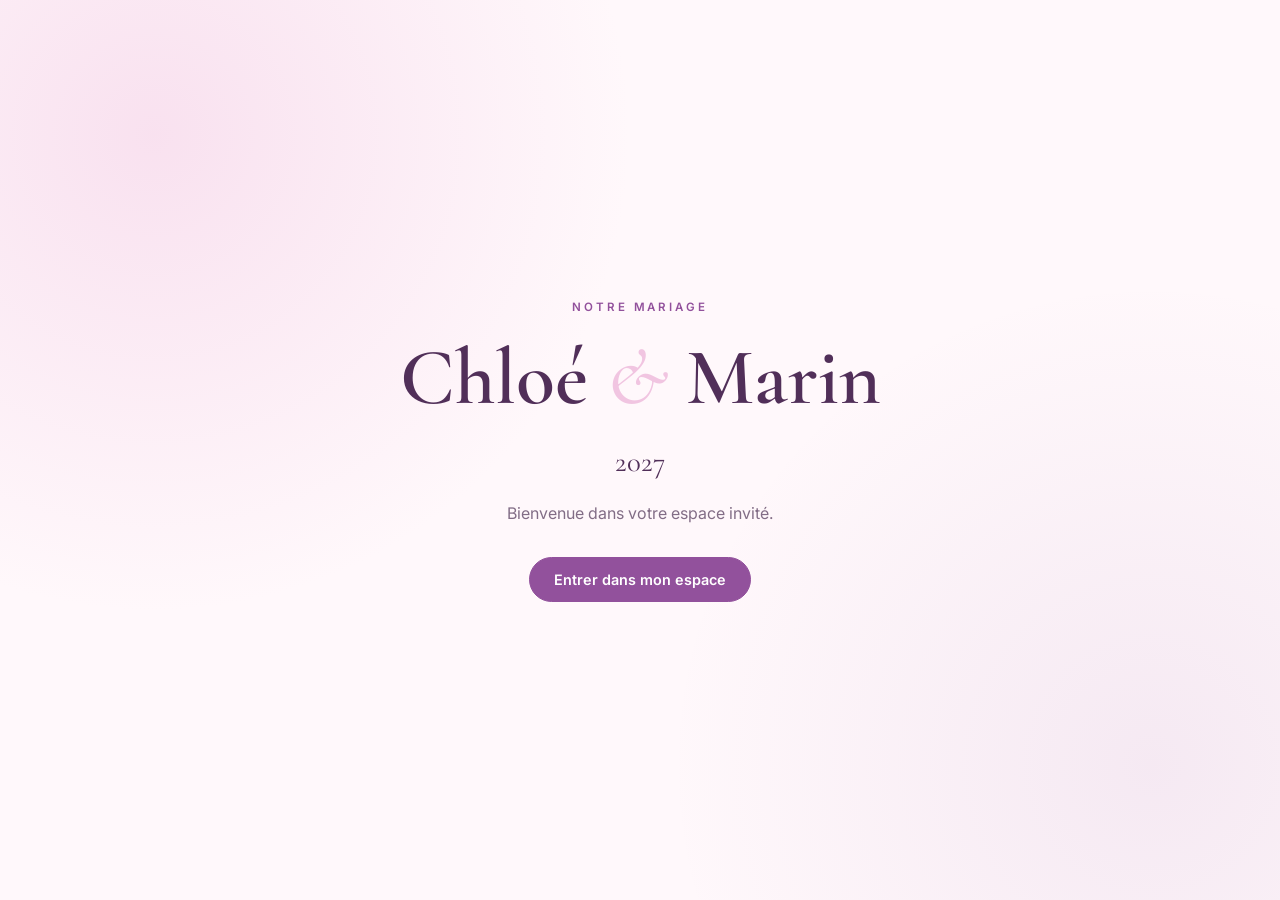
<file: index.html>
<!doctype html>
<html lang="fr">
<head>
  <meta charset="utf-8">
  <meta name="viewport" content="width=device-width,initial-scale=1">
  <meta name="theme-color" content="#f5f0e8">
  <title>Chloé & Marin — Notre mariage</title>
  <link rel="preconnect" href="https://fonts.googleapis.com">
  <link rel="preconnect" href="https://fonts.gstatic.com" crossorigin>
  <link href="https://fonts.googleapis.com/css2?family=Cormorant+Garamond:wght@500;600;700&family=Inter:wght@400;500;600&display=swap" rel="stylesheet">
  <link rel="stylesheet" href="style.css">
</head>
<body class="landing">
  <main class="hero">
    <p class="eyebrow">Notre mariage</p>
    <h1>Chloé <span>&</span> Marin</h1>
    <p class="date">2027</p>
    <p class="intro">Bienvenue dans votre espace invité.</p>
    <a class="button" href="login.html">Entrer dans mon espace</a>
  </main>
</body>
</html>
</file>
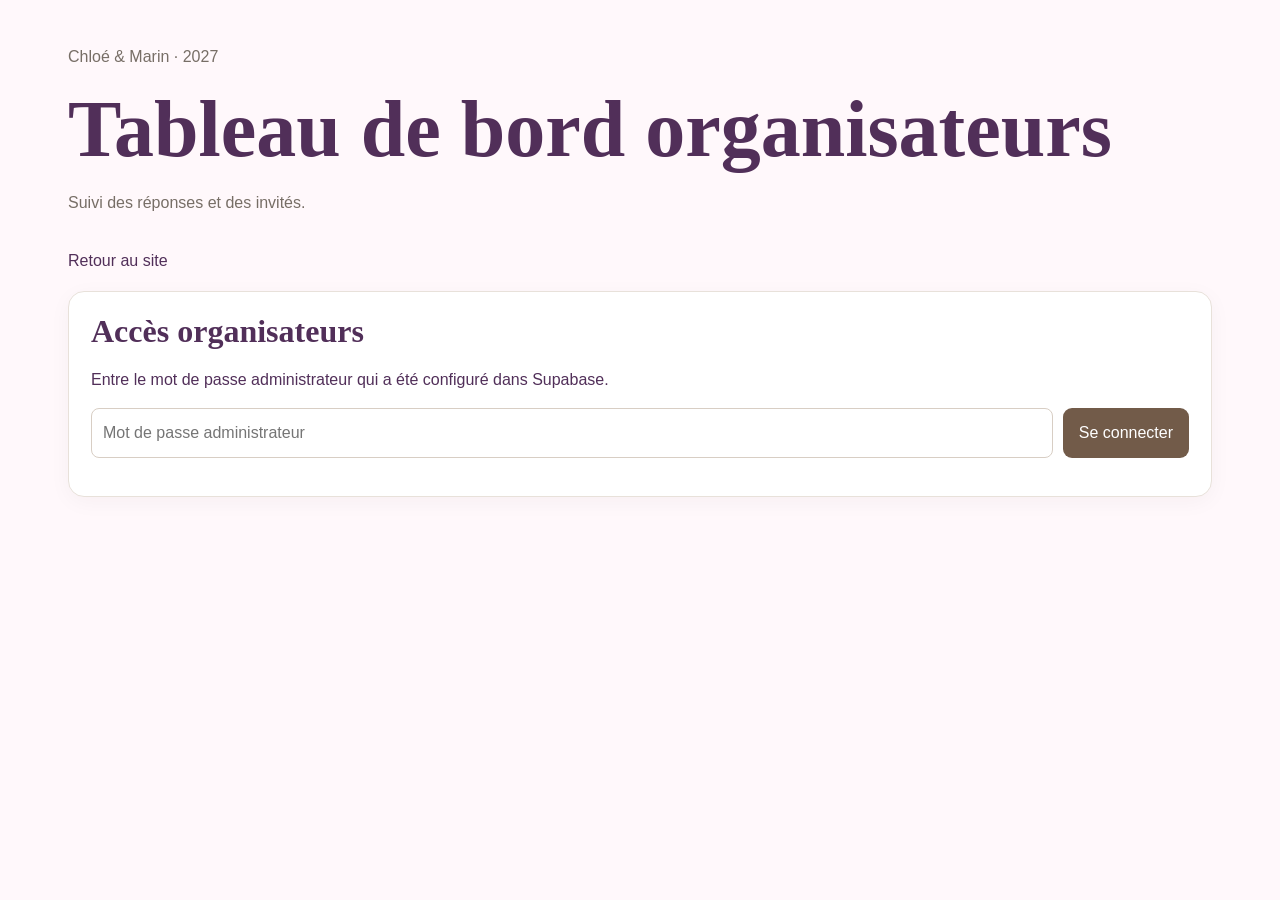
<file: admin.html>
<!doctype html>
<html lang="fr">
<head>
  <meta charset="utf-8">
  <meta name="viewport" content="width=device-width,initial-scale=1">
  <title>Administration — Chloé & Marin</title>
  <link rel="stylesheet" href="style.css">
  <style>
    .admin-wrap{max-width:1180px;margin:0 auto;padding:28px 18px 60px}
    .admin-card{background:#fff;border:1px solid #e8e1da;border-radius:16px;padding:22px;margin:18px 0;box-shadow:0 5px 22px #3020100a}
    .admin-head{display:flex;justify-content:space-between;gap:16px;align-items:center;flex-wrap:wrap}
    .admin-grid{display:grid;grid-template-columns:repeat(auto-fit,minmax(170px,1fr));gap:12px}
    .metric{background:#f8f5f1;border-radius:12px;padding:16px}
    .metric strong{display:block;font-size:1.8rem;margin-top:5px}
    .admin-actions{display:flex;gap:10px;flex-wrap:wrap;margin:14px 0}
    .admin-actions button,.admin-login button{border:0;border-radius:9px;padding:11px 16px;background:#725b49;color:white;cursor:pointer;font:inherit}
    button.secondary{background:#e9e2da;color:#493b30}
    input{font:inherit;padding:11px;border:1px solid #d8cec4;border-radius:8px;max-width:100%}
    .login-row{display:flex;gap:10px;flex-wrap:wrap}
    .login-row input{flex:1;min-width:220px}
    .table-scroll{overflow:auto}
    table{width:100%;border-collapse:collapse;min-width:820px}
    th,td{text-align:left;padding:11px 10px;border-bottom:1px solid #eee7e0;vertical-align:top}
    th{font-size:.88rem;color:#6b5b4e;background:#faf8f6;position:sticky;top:0}
    .status{display:inline-block;padding:4px 9px;border-radius:20px;font-size:.82rem;background:#eee;color:#51463d}
    .yes{background:#e4f2e7;color:#27613a}.no{background:#f8e8e5;color:#8b382d}.pending{background:#f4efe3;color:#80602b}
    .muted{color:#776e66}.error{color:#a32e25}.success{color:#27613a}
    #dashboard[hidden],#login[hidden]{display:none}
    @media(max-width:600px){.admin-wrap{padding:18px 12px 40px}.admin-card{padding:16px}}
  </style>
</head>
<body>
  <main class="admin-wrap">
    <div class="admin-head">
      <div>
        <p class="muted">Chloé &amp; Marin · 2027</p>
        <h1>Tableau de bord organisateurs</h1>
        <p class="muted">Suivi des réponses et des invités.</p>
      </div>
      <a href="index.html">Retour au site</a>
    </div>

    <section id="login" class="admin-card">
      <h2>Accès organisateurs</h2>
      <p>Entre le mot de passe administrateur qui a été configuré dans Supabase.</p>
      <form id="login-form" class="admin-login">
        <div class="login-row">
          <input id="admin-password" type="password" autocomplete="current-password" placeholder="Mot de passe administrateur" required>
          <button type="submit">Se connecter</button>
        </div>
      </form>
      <p id="login-message" role="status" class="muted"></p>
    </section>

    <section id="dashboard" hidden>
      <div class="admin-card">
        <div class="admin-head">
          <div><h2>Vue d'ensemble</h2><p id="last-updated" class="muted">Chargement…</p></div>
          <div class="admin-actions">
            <button id="refresh-button">Actualiser</button>
            <button id="export-button" class="secondary">Exporter en CSV</button>
            <button id="logout-button" class="secondary">Se déconnecter</button>
          </div>
        </div>
        <div class="admin-grid">
          <div class="metric"><span class="muted">Invitations importées</span><strong id="total-guests">—</strong></div>
          <div class="metric"><span class="muted">Familles ayant répondu</span><strong id="answered">—</strong></div>
          <div class="metric"><span class="muted">En attente</span><strong id="pending">—</strong></div>
          <div class="metric"><span class="muted">Présences confirmées</span><strong id="accepted">—</strong></div>
          <div class="metric"><span class="muted">Refus</span><strong id="declined">—</strong></div>
          <div class="metric"><span class="muted">Personnes présentes</span><strong id="people">—</strong></div>
        </div>
      </div>

      <div class="admin-card">
        <div class="admin-head">
          <div><h2>Liste des invités</h2><p class="muted">Les réponses sont rapprochées du code d'invitation.</p></div>
          <input id="search" type="search" placeholder="Rechercher un nom ou un code…">
        </div>
        <p id="dashboard-message" role="status" class="muted">Chargement des invités…</p>
        <div class="table-scroll">
          <table>
            <thead><tr>
              <th>Nom</th><th>Code</th><th>Quota</th><th>Réponse</th><th>Personnes</th><th>Accompagnants</th><th>Informations alimentaires</th><th>Dernière réponse</th>
            </tr></thead>
            <tbody id="guest-rows"></tbody>
          </table>
        </div>
      </div>
    </section>
  </main>
  <script src="config.js"></script>
  <script src="admin.js"></script>
</body>
</html>
</file>
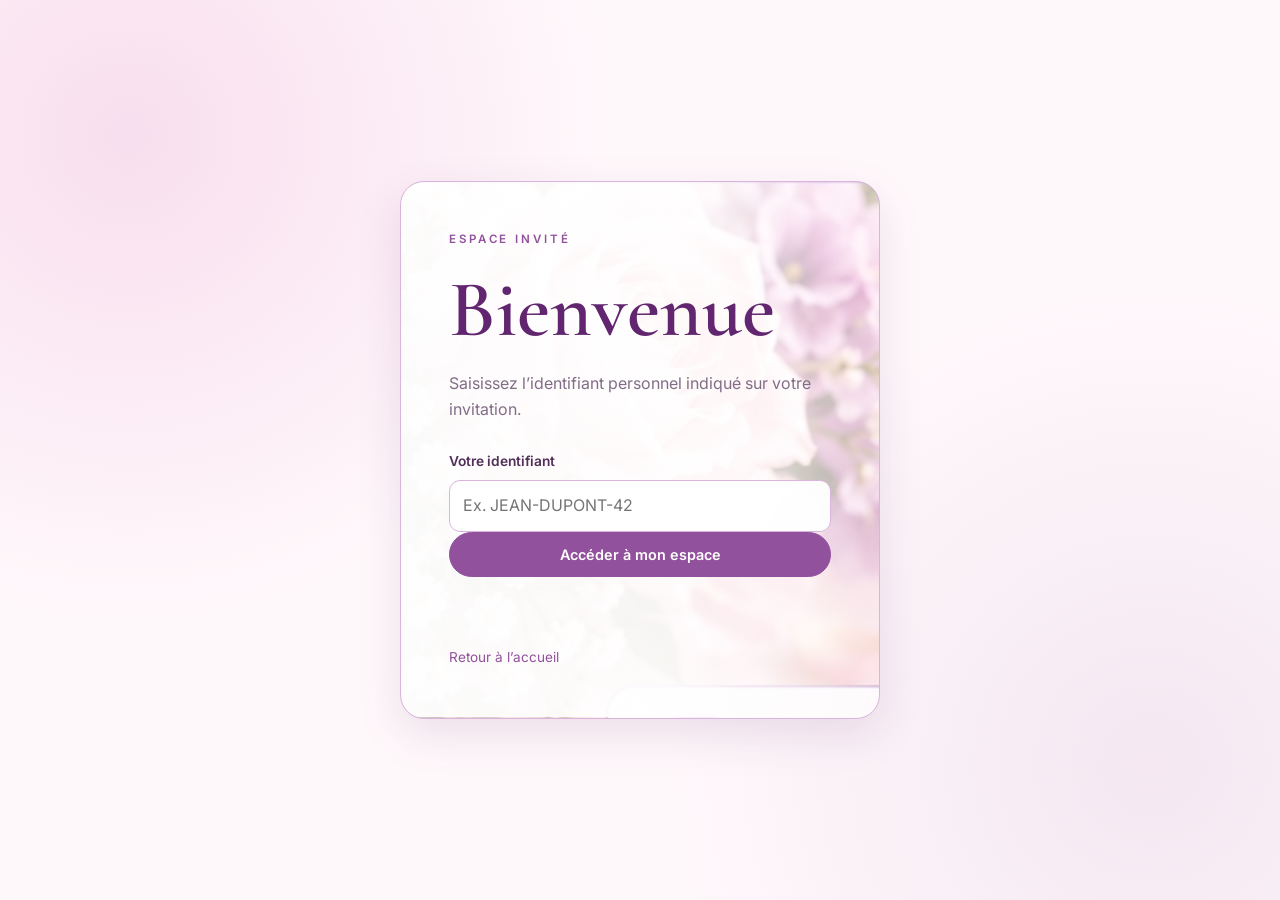
<file: app.html>
<!doctype html>
<html lang="fr">
<head>
  <meta charset="utf-8">
  <meta name="viewport" content="width=device-width,initial-scale=1">
  <title>Mon espace — Chloé & Marin</title>
  <link rel="stylesheet" href="style.css?v=20261110-2">
</head>

<body>
  <header class="topbar">
    <a class="brand" href="app.html">Chloé & Marin</a>

    <button class="ghost-button" onclick="MarriageApp.logout()">
      Déconnexion
    </button>
  </header>

  <main class="page">
    <section class="welcome">
      <p class="eyebrow">Votre espace</p>
      <h1 id="welcomeName">Bienvenue</h1>
      <p class="muted">
        Tout ce qu’il faut pour préparer notre grand jour.
      </p>
    </section>

    <section class="grid">
      <a class="tile" href="rsvp.html">
        <span class="tile-icon">♡</span>
        <h2>Ma participation</h2>
        <p>Confirmer votre présence et indiquer les personnes présentes.</p>
      </a>

      <a class="tile" href="infos.html">
        <span class="tile-icon">⌂</span>
        <h2>Infos utiles</h2>
        <p>Lieu, horaires, transport, hébergement et conseils pratiques.</p>
      </a>

      <a class="tile" href="photos.html">
        <span class="tile-icon">◌</span>
        <h2>La pellicule</h2>
        <p>Partagez jusqu’à 23 photos prises pendant le mariage.</p>
      </a>

      <a class="tile" href="souvenir.html">
        <span class="tile-icon">✦</span>
        <h2>Notre histoire</h2>
        <p>Quelques mots sur Chloé & Marin.</p>
      </a>

      <a class="tile" href="message.html">
        <img
  src="message-maries.png.png"
  alt="Enveloppe avec un sceau C&M"
  style="display:block;width:100%;height:140px;object-fit:cover;border-radius:12px;"
>
        <h2>Message des mariés pour vous</h2>
        <p>Un petit mot rien que pour vous.</p>
      </a>
    </section>
  </main>

  <script src="config.js"></script>
  <script src="app.js?v=20261109-5"></script>

  <script>
    (function () {
      const guest = MarriageApp.requireSession();

      if (!guest) return;

      const rawFirstName = String(guest.first_name || "").trim();
      const firstName = rawFirstName.split(/\s+/)[0];

      const welcomeElement = document.getElementById("welcomeName");

      welcomeElement.textContent = firstName
        ? "Bonjour " + firstName
        : "Bonjour !";
    })();
  </script>
</body>
</html>
</file>
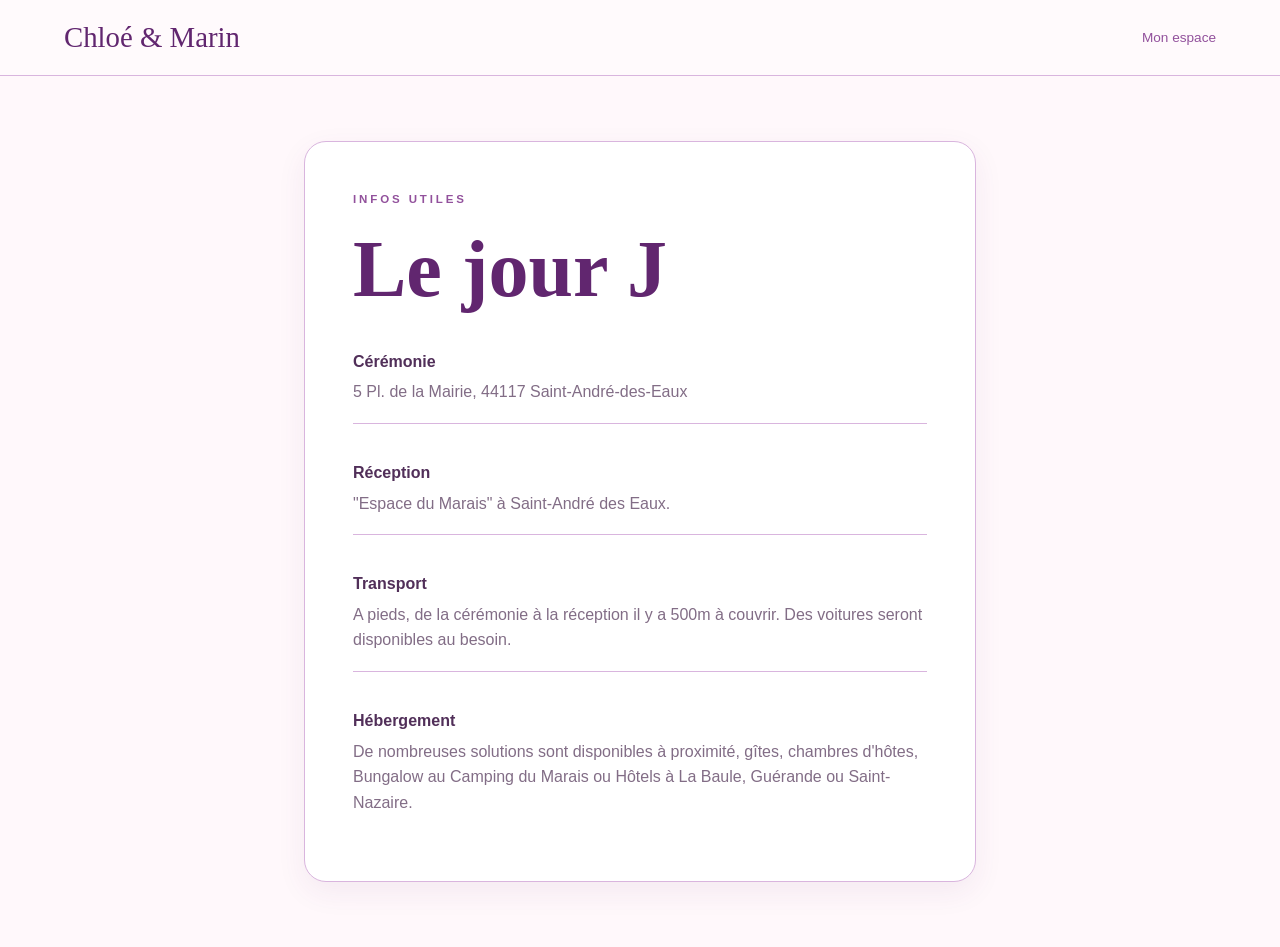
<file: infos.html>
<!doctype html>
<html lang="fr">
<head><meta charset="utf-8"><meta name="viewport" content="width=device-width,initial-scale=1"><title>Infos utiles — Chloé & Marin</title><link rel="stylesheet" href="style.css"></head>
<body>
<header class="topbar"><a class="brand" href="app.html">Chloé & Marin</a><a class="text-link" href="app.html">Mon espace</a></header>
<main class="page narrow">
<section class="card"><p class="eyebrow">Infos utiles</p><h1>Le jour J</h1>
<div class="info-list">
<div><strong>Cérémonie</strong><p> 5 Pl. de la Mairie, 44117 Saint-André-des-Eaux</p></div>
<div><strong>Réception</strong><p>"Espace du Marais" à Saint-André des Eaux.</p></div>
<div><strong>Transport</strong><p>A pieds, de la cérémonie à la réception il y a 500m à couvrir. Des voitures seront disponibles au besoin.</p></div>
<div><strong>Hébergement</strong><p>De nombreuses solutions sont disponibles à proximité, gîtes, chambres d'hôtes, Bungalow au Camping du Marais ou Hôtels à La Baule, Guérande ou Saint-Nazaire.</p></div>
</div></section></main>
</body></html>
</file>
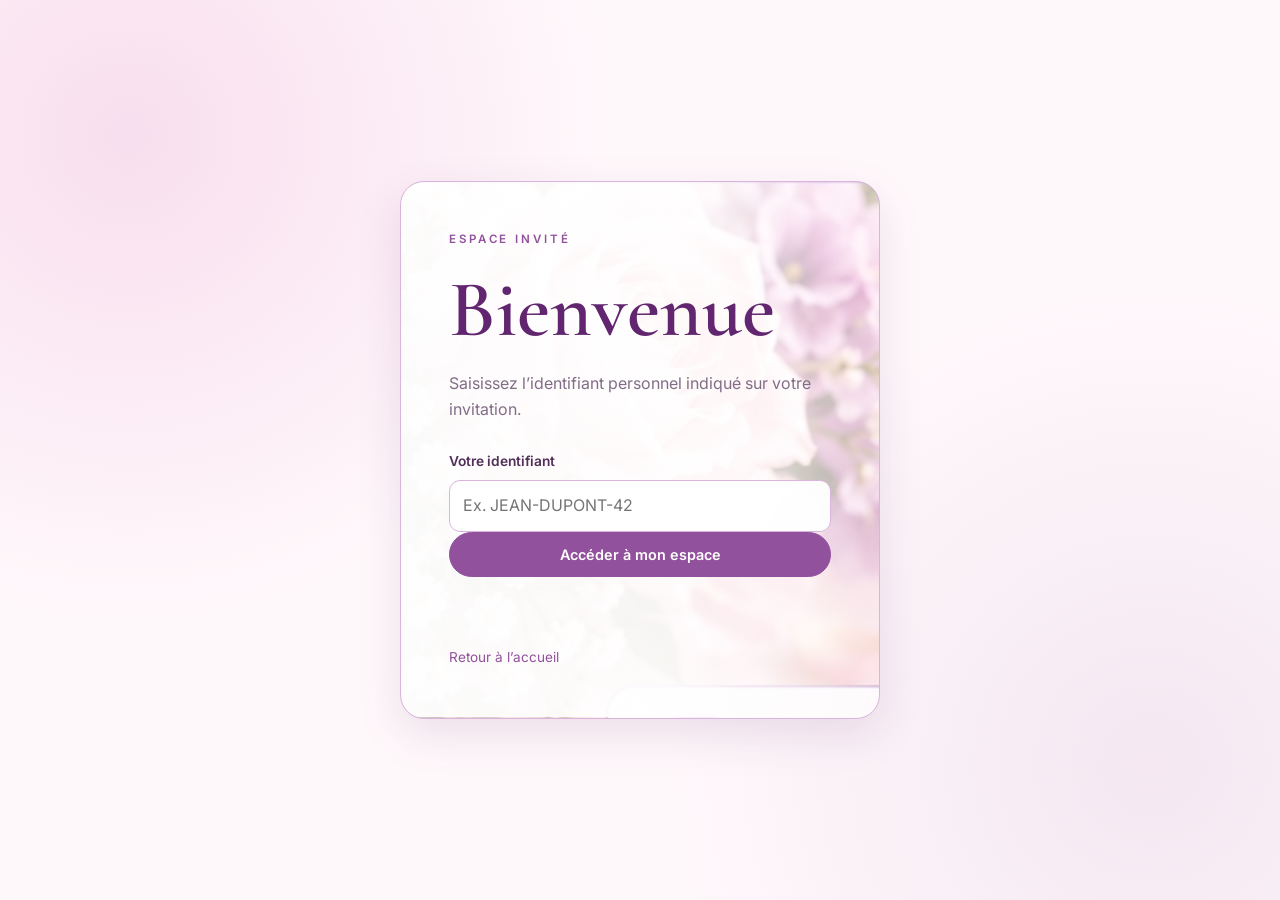
<file: login.html>
<!doctype html>
<html lang="fr">
<head>
  <meta charset="utf-8">
  <meta name="viewport" content="width=device-width,initial-scale=1">
  <title>Connexion — Chloé & Marin</title>
  <link rel="preconnect" href="https://fonts.googleapis.com">
  <link rel="preconnect" href="https://fonts.gstatic.com" crossorigin>
  <link href="https://fonts.googleapis.com/css2?family=Cormorant+Garamond:wght@500;600;700&family=Inter:wght@400;500;600&display=swap" rel="stylesheet">
  <link rel="stylesheet" href="style.css">
</head>
<body>
  <main class="auth-shell">
    <section class="card auth-card">
      <p class="eyebrow">Espace invité</p>
      <h1>Bienvenue</h1>
      <p class="muted">Saisissez l’identifiant personnel indiqué sur votre invitation.</p>

      <form id="loginForm">
        <label for="guestId">Votre identifiant</label>
        <input
          id="guestId"
          name="guestId"
          autocomplete="off"
          autocapitalize="characters"
          placeholder="Ex. JEAN-DUPONT-42"
          required
        >
        <button class="button full" type="submit">
          Accéder à mon espace
        </button>
      </form>

      <p id="loginMessage" class="message" role="status"></p>
      <a class="text-link" href="index.html">Retour à l’accueil</a>
    </section>
  </main>

  <script src="config.js"></script>
  <script src="app.js?v=20261109-3"></script>


  <script>
    document.getElementById('loginForm').addEventListener('submit', async (event) => {
      event.preventDefault();

      const message = document.getElementById('loginMessage');
      const input = document.getElementById('guestId');
      const submitButton = event.currentTarget.querySelector('button[type="submit"]');

      message.textContent = 'Vérification…';
      message.className = 'message';
      submitButton.disabled = true;

      try {
        const guest = await MarriageApp.findGuest(input.value);

        if (!guest) {
          throw new Error("Identifiant introuvable. Vérifiez l’identifiant inscrit sur votre invitation.");
        }

        console.log("Profil invité enregistré :", guest);

        MarriageApp.saveSession(guest);

        // Prépare la musique et tente de la lancer.
        const music = document.getElementById("weddingMusic");

        if (music) {
          try {
            const savedTime = parseFloat(
              localStorage.getItem("chloe-marin-music-time") || "0"
            );

            if (!isNaN(savedTime)) {
              music.currentTime = savedTime;
            }

            await music.play();

            localStorage.setItem("chloe-marin-music", "playing");
          } catch (musicError) {
            console.log("La musique n'a pas pu démarrer :", musicError);
          }
        }

        // Le portail conservera le lecteur pendant la navigation.
        location.href = 'portail.html';

      } catch (error) {
        message.textContent = error.message;
        message.className = 'message error';
        submitButton.disabled = false;
      }
    });
  </script>
</body>
</html>
</file>
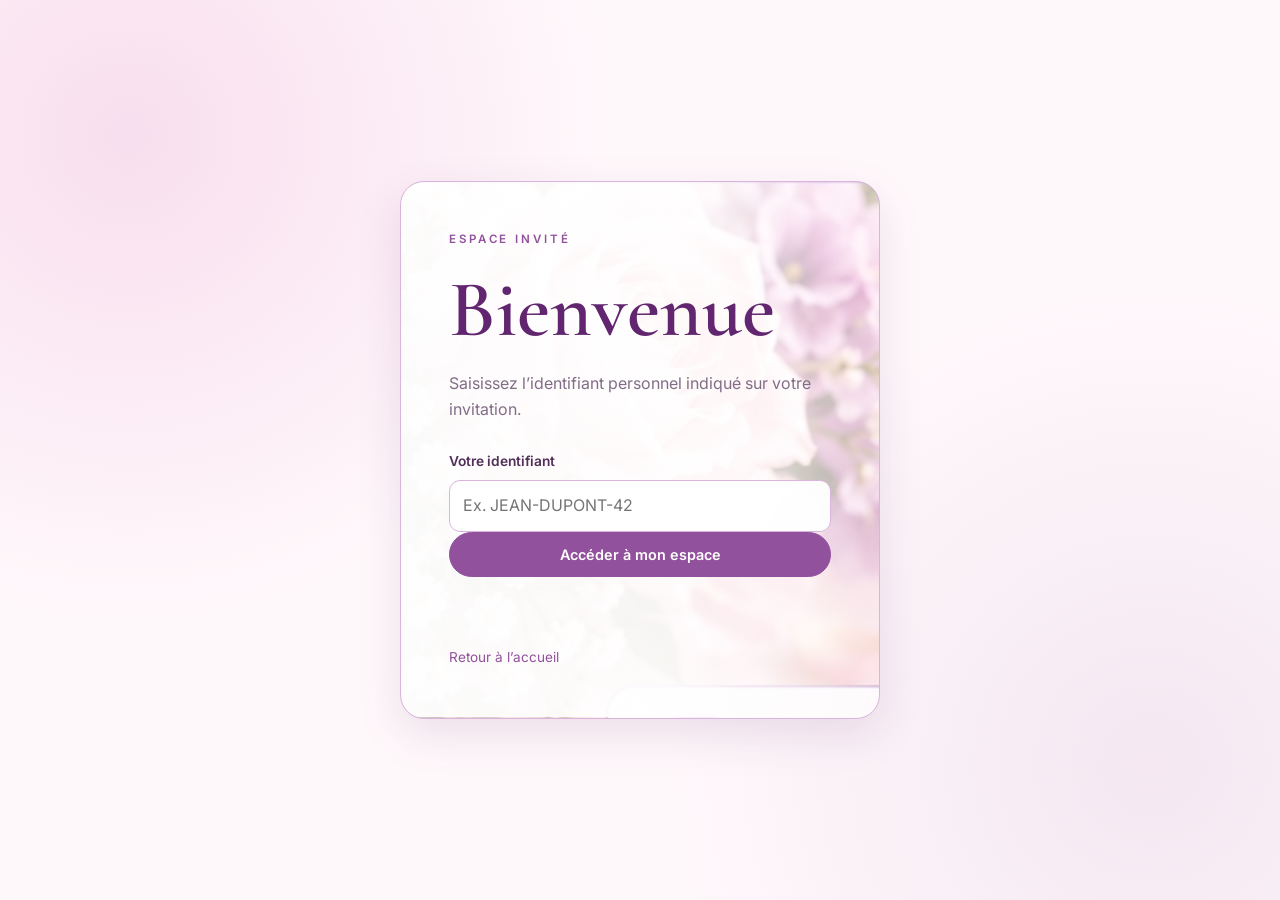
<file: message.html>
<!doctype html>
<html lang="fr">
<head>
  <meta charset="utf-8">
  <meta name="viewport" content="width=device-width,initial-scale=1">
  <title>Un message pour vous — Chloé & Marin</title>
  <link rel="stylesheet" href="style.css?v=20261110-2">
</head>

<body>
  <header class="topbar">
    <a class="brand" href="app.html">Chloé & Marin</a>

    <button class="ghost-button" onclick="MarriageApp.logout()">
      Déconnexion
    </button>
  </header>

  <main class="page">
    <section class="welcome">
      <p class="eyebrow">Un petit mot pour vous</p>
      <h1 id="messageTitle">Message des mariés pour vous</h1>

      <p class="muted">
        Parce que chaque invité compte pour nous.
      </p>
    </section>

    <section class="card" style="text-align:center;">

      <img
        src="message-maries.png.png"
        alt="Enveloppe avec un sceau C&M"
        style="display:block;width:100%;max-width:420px;height:240px;object-fit:cover;border-radius:14px;margin:0 auto 28px;"
      >

      <p style="font-size:1.05rem;line-height:1.8;">
        <span id="guestMessage">
          Chargement de votre petit mot...
        </span>
      </p>

      <p style="margin-top:28px;font-style:italic;">
        Avec toute notre affection,
        <br>
        Chloé & Marin
      </p>

    </section>
  </main>

  <script src="config.js"></script>
  <script src="app.js?v=20261109-5"></script>

  <script>
    (async function () {

      const guest = MarriageApp.requireSession();

      if (!guest) return;

      const rawFirstName = String(guest.first_name || "").trim();
      const firstName = rawFirstName.split(/\s+/)[0];

      const titleElement =
        document.getElementById("messageTitle");

      const messageElement =
        document.getElementById("guestMessage");

      if (firstName) {
        titleElement.textContent =
          "Un petit message pour " + firstName;
      }

      const inviteCode = guest.invite_code;

      if (!inviteCode) {
        messageElement.textContent =
          "Impossible de retrouver votre code d'invitation.";
        return;
      }

      try {

        const C = window.MARRIAGE_CONFIG;

        const response = await fetch(
          `${C.supabase.url}/functions/v1/${C.functions.getPersonalMessage}`,
          {
            method: "POST",

            headers: {
              "Content-Type": "application/json",
              "apikey": C.supabase.anonKey,
              "Authorization": `Bearer ${C.supabase.anonKey}`
            },

            body: JSON.stringify({
              inviteCode: inviteCode
            })
          }
        );

        let data = {};

        try {
          data = await response.json();
        } catch (error) {
          data = {};
        }

        if (!response.ok) {
          throw new Error(
            data.error ||
            data.message ||
            "Impossible de charger votre message."
          );
        }

        if (!data.message) {
          messageElement.textContent =
            "Votre petit mot arrivera bientôt...";
          return;
        }

        messageElement.textContent = data.message;

      } catch (error) {

        console.error(
          "Erreur lors du chargement du message :",
          error
        );

        messageElement.textContent =
          "Votre petit mot n'a pas pu être chargé. Merci de réessayer un peu plus tard.";

      }

    })();
  </script>
</body>
</html>
</file>
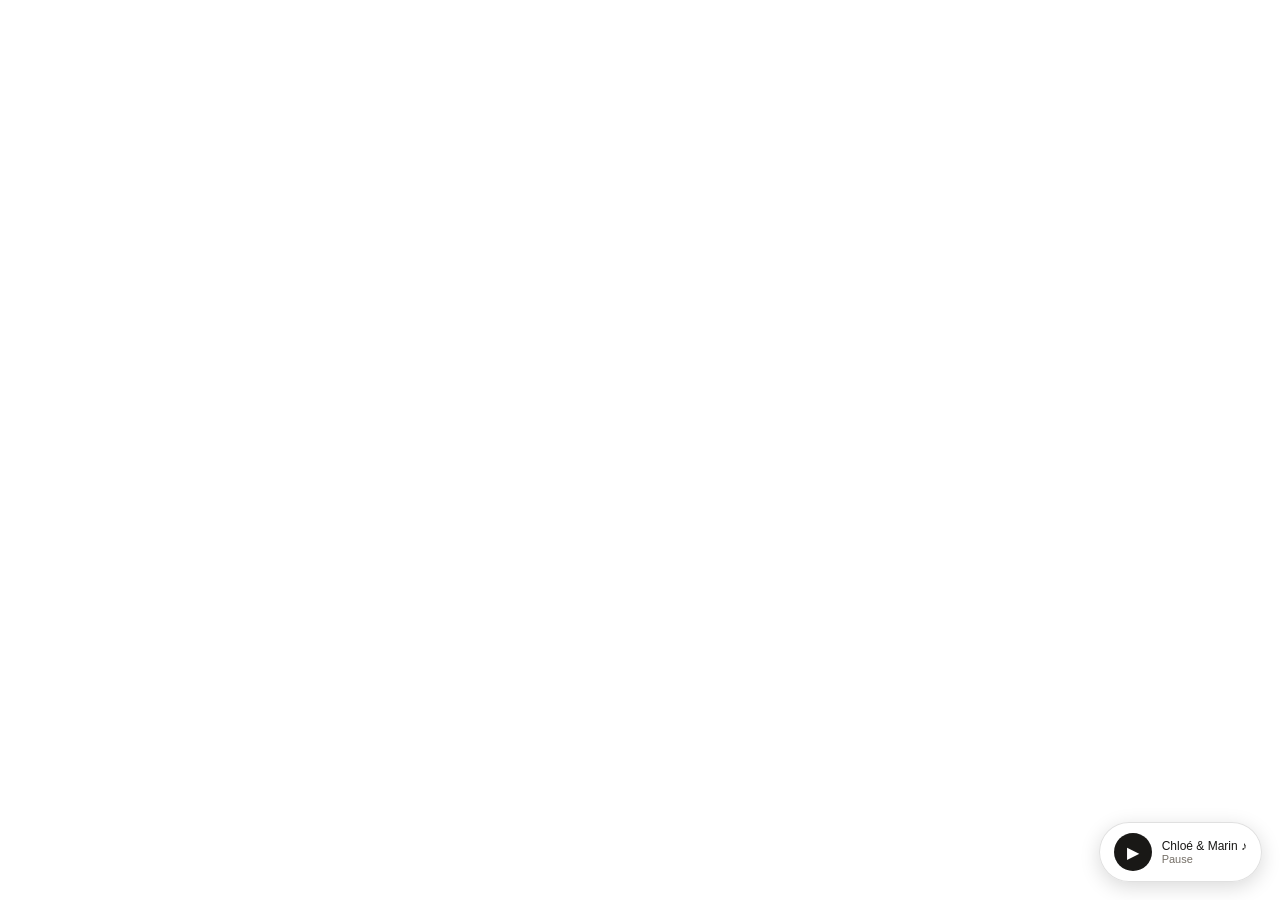
<file: music-player.html>
<!doctype html>
<html lang="fr">
<head>
  <meta charset="utf-8">
  <meta name="viewport" content="width=device-width,initial-scale=1">

  <title>Musique — Chloé & Marin</title>

  <style>
    html, body {
      margin: 0;
      padding: 0;
      background: transparent;
      font-family: Arial, sans-serif;
    }

    .player {
      position: fixed;
      right: 18px;
      bottom: 18px;
      z-index: 9999;

      display: flex;
      align-items: center;
      gap: 10px;

      padding: 10px 14px;

      background: rgba(255,255,255,.95);
      border: 1px solid rgba(0,0,0,.12);
      border-radius: 999px;

      box-shadow: 0 5px 20px rgba(0,0,0,.15);
    }

    button {
      width: 38px;
      height: 38px;

      border: 0;
      border-radius: 50%;

      background: #191816;
      color: white;

      font-size: 16px;
      cursor: pointer;
    }

    .title {
      font-size: 12px;
      color: #191816;
      white-space: nowrap;
    }

    .status {
      font-size: 11px;
      color: #746e66;
    }

    audio {
      display: none;
    }
  </style>
</head>

<body>

<div class="player">

  <button id="musicButton" type="button" title="Lecture / pause">
    ▶
  </button>

  <div>
    <div class="title">Chloé & Marin ♪</div>
    <div class="status" id="musicStatus">Pause</div>
  </div>

</div>

<audio
  id="music"
  loop
  preload="auto"
  src="Alex%20Warren%20-%20Ordinary%20%28Official%20Music%20Video%29.mp3">
</audio>

<script>
const music = document.getElementById("music");
const button = document.getElementById("musicButton");
const status = document.getElementById("musicStatus");

button.addEventListener("click", async () => {

  if (music.paused) {

    try {
      await music.play();

      button.textContent = "❚❚";
      status.textContent = "Lecture";

    } catch (error) {

      status.textContent = "Lecture impossible";

    }

  } else {

    music.pause();

    button.textContent = "▶";
    status.textContent = "Pause";

  }

});

music.addEventListener("play", () => {
  button.textContent = "❚❚";
  status.textContent = "Lecture";
});

music.addEventListener("pause", () => {
  button.textContent = "▶";
  status.textContent = "Pause";
});
</script>

</body>
</html>
</file>
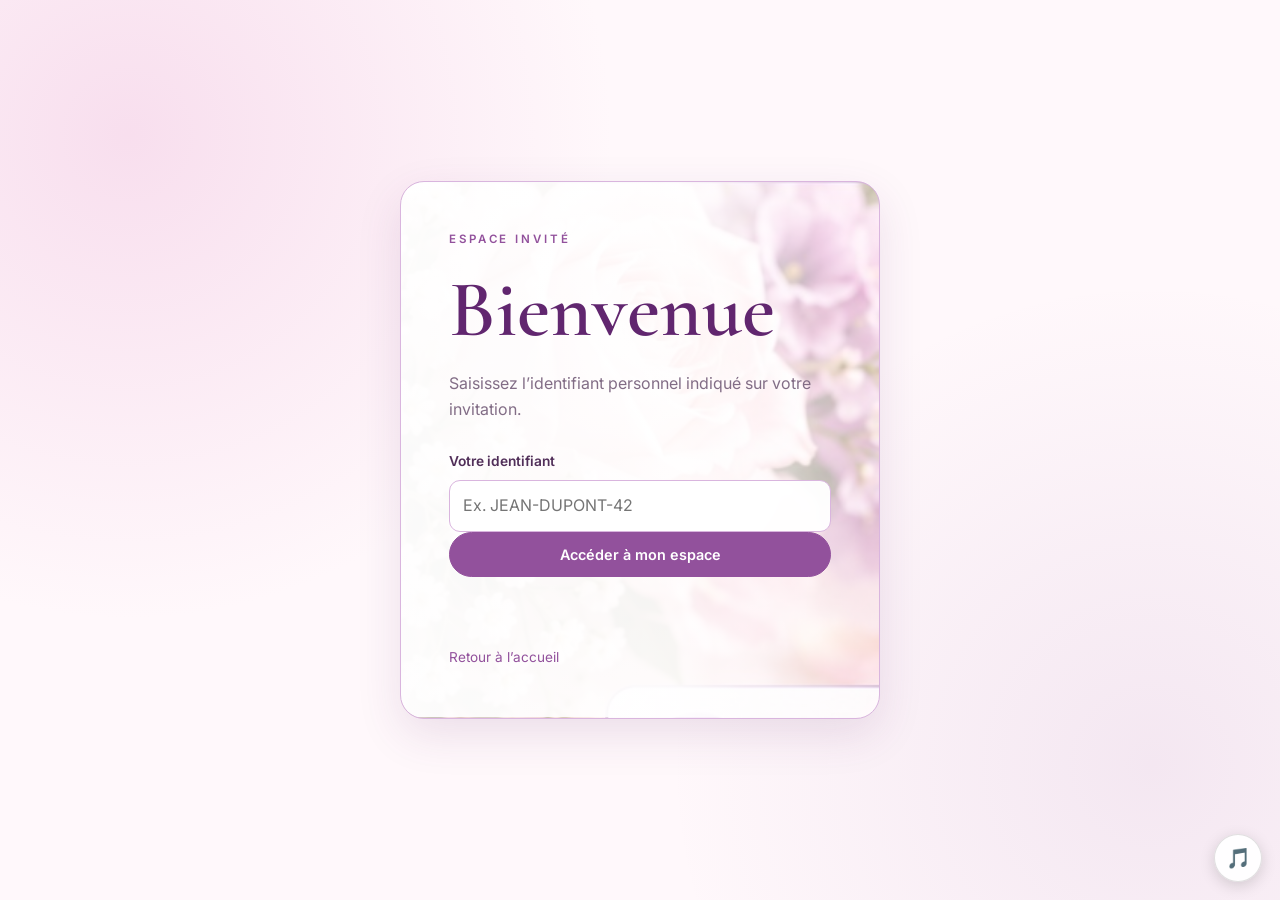
<file: portail.html>
<!doctype html>
<html lang="fr">
<head>
  <meta charset="utf-8">
  <meta name="viewport" content="width=device-width,initial-scale=1">
  <title>Chloé & Marin — Espace invités</title>

  <style>
    * { box-sizing: border-box; }

    html, body {
      margin: 0;
      width: 100%;
      height: 100%;
      overflow: hidden;
    }

    #site {
      display: block;
      width: 100%;
      height: 100%;
      border: 0;
    }

    #musicButton {
      position: fixed;
      right: 18px;
      bottom: 18px;
      z-index: 9999;
      width: 48px;
      height: 48px;
      border-radius: 50%;
      border: 1px solid rgba(0,0,0,.12);
      background: rgba(255,255,255,.95);
      box-shadow: 0 4px 15px rgba(0,0,0,.15);
      font-size: 20px;
      cursor: pointer;
    }
  </style>
</head>

<body>

 <iframe id="site" src="app.html?v=20261110-2" title="Espace invités"></iframe>

  <button id="musicButton" type="button" title="Musique">
    🎵
  </button>

  <audio
    id="weddingMusic"
    loop
    preload="auto"
    src="Alex%20Warren%20-%20Ordinary%20%28Official%20Music%20Video%29.mp3">
  </audio>

  <script>
    const music = document.getElementById("weddingMusic");
    const button = document.getElementById("musicButton");

    function updateButton() {
      button.textContent = music.paused ? "🎵" : "🔊";
    }

    async function startMusic() {
      try {
        await music.play();
        localStorage.setItem("chloe-marin-music", "playing");
      } catch (error) {
        console.log("Lecture automatique bloquée :", error);
      }

      updateButton();
    }

    button.addEventListener("click", async () => {
      if (music.paused) {
        await startMusic();
      } else {
        music.pause();
        localStorage.setItem("chloe-marin-music", "paused");
      }

      updateButton();
    });

    music.addEventListener("play", updateButton);
    music.addEventListener("pause", updateButton);

    // Récupère la demande faite pendant la connexion.
    if (localStorage.getItem("chloe-marin-music") === "playing") {
      startMusic();
    }

    updateButton();
  </script>

</body>
</html>
</file>
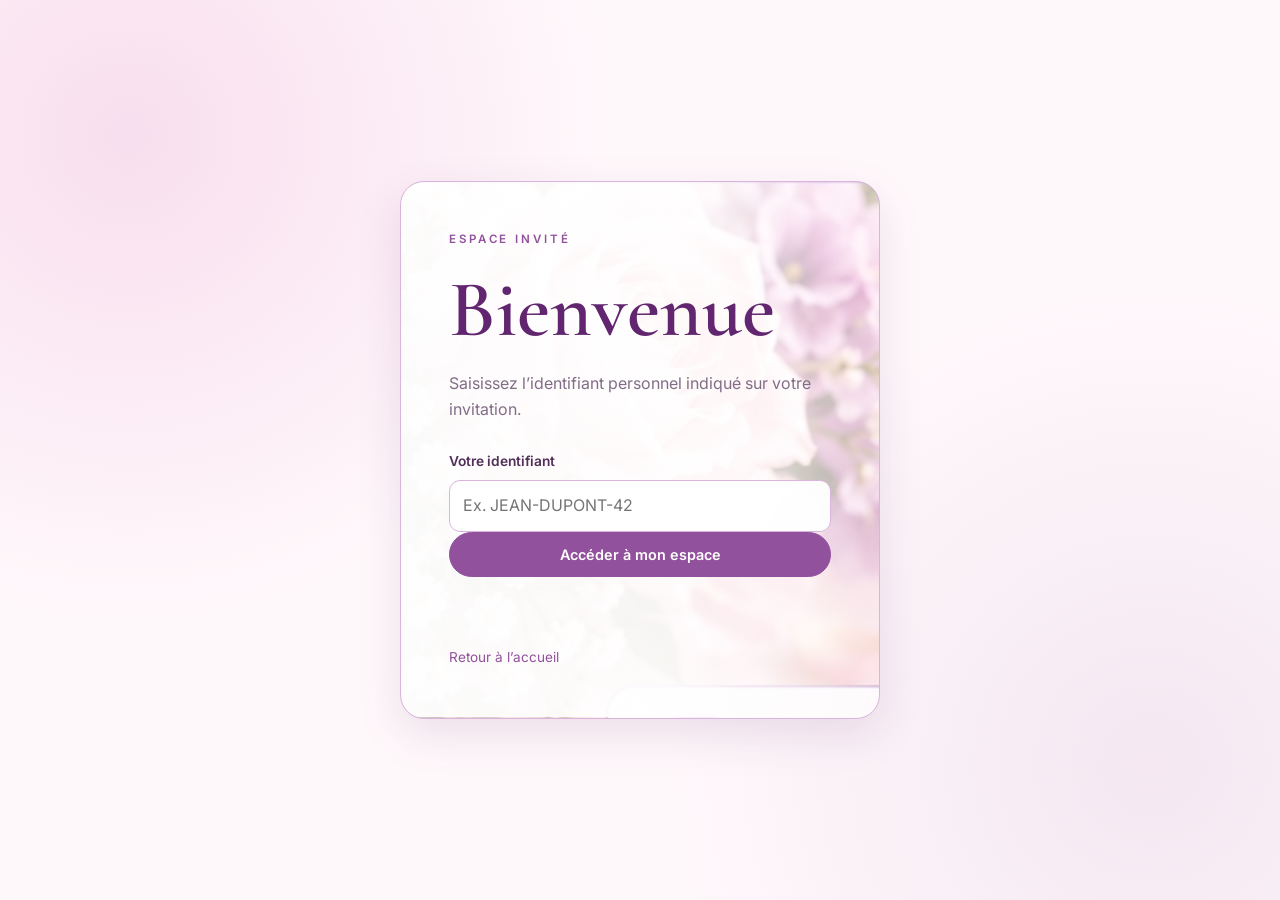
<file: rsvp.html>
<!doctype html>
<html lang="fr">
<head>
  <meta charset="utf-8">
  <meta name="viewport" content="width=device-width,initial-scale=1">
  <title>RSVP — Chloé & Marin</title>
  <link rel="stylesheet" href="style.css">
</head>

<body>
<header class="topbar">
  <a class="brand" href="app.html">Chloé & Marin</a>
  <a class="text-link" href="app.html">Mon espace</a>
</header>

<main class="page narrow">
  <section class="card">
    <p class="eyebrow">RSVP</p>
    <h1>Votre participation</h1>
    <p class="muted" id="limitText"></p>

    <form id="rsvpForm">

      <fieldset>
        <legend>Serons-nous parmi vous ?</legend>

        <label class="choice">
          <input type="radio" name="attendance" value="yes" checked>
          Oui, avec plaisir !
        </label>

        <label class="choice">
          <input type="radio" name="attendance" value="no">
          Non, malheureusement.
        </label>
      </fieldset>

      <div id="details">

        <label for="peopleCount">
          Nombre total de personnes présentes
        </label>

        <select id="peopleCount"></select>

        <p class="small" id="peopleHelp"></p>

        <label for="companions">
          Noms des accompagnants / enfants
        </label>

        <textarea
          id="companions"
          rows="3"
          placeholder="Prénom(s) et nom(s)"
        ></textarea>

        <label for="diet">
          Allergies, régimes ou précisions
        </label>

        <textarea
          id="diet"
          rows="3"
          placeholder="Optionnel"
        ></textarea>

      </div>

      <button class="button full" type="submit">
        Enregistrer ma réponse
      </button>

      <p id="rsvpMessage" class="message" role="status"></p>

    </form>
  </section>
</main>

<script src="config.js"></script>
<script src="app.js"></script>

<script>
const guest = MarriageApp.requireSession();

if (guest) {

  const max = guest.max_guests;

  document.getElementById('limitText').textContent =
    `Votre invitation permet jusqu’à ${max} personne${max > 1 ? 's' : ''}.`;

  const select = document.getElementById('peopleCount');

  for (let i=1;i<=max;i++) {
    const o=document.createElement('option');
    o.value=i;
    o.textContent=i;
    select.appendChild(o);
  }

  document.getElementById('peopleHelp').textContent =
    `Maximum autorisé : ${max}.`;

  document.querySelectorAll('input[name="attendance"]').forEach(r =>
    r.addEventListener('change', () => {
      document.getElementById('details').style.display =
        r.checked && r.value === 'yes' ? '' : 'none';
    })
  );

  MarriageApp.loadRsvp(guest).then(data => {

    if (!data) return;

    document.querySelector(
      `input[name="attendance"][value="${data.attendance}"]`
    ).checked = true;

    if (data.attendance === 'no') {
      document.getElementById('details').style.display='none';
    }

    if (data.people_count) {
      select.value = data.people_count;
    }

    document.getElementById('companions').value =
      data.companions || '';

    document.getElementById('diet').value =
      data.diet || '';
  });

  document.getElementById('rsvpForm').addEventListener('submit', async e => {

    e.preventDefault();

    const msg=document.getElementById('rsvpMessage');

    msg.textContent='Enregistrement…';
    msg.className='message';

    try {

      const attendance =
        document.querySelector(
          'input[name="attendance"]:checked'
        ).value;

      const payload={
        guest_id: guest.invite_code,
        attendance,
        people_count:
          attendance === 'yes'
            ? Number(select.value)
            : 0,
        companions:
          document.getElementById('companions').value.trim(),
        diet:
          document.getElementById('diet').value.trim()
      };

      await MarriageApp.saveRsvp(payload);

      msg.textContent='Merci, votre réponse est bien enregistrée.';
      msg.className='message success';

    } catch(err) {

      msg.textContent=err.message;
      msg.className='message error';

    }
  });
}
</script>

</body>
</html>
</file>
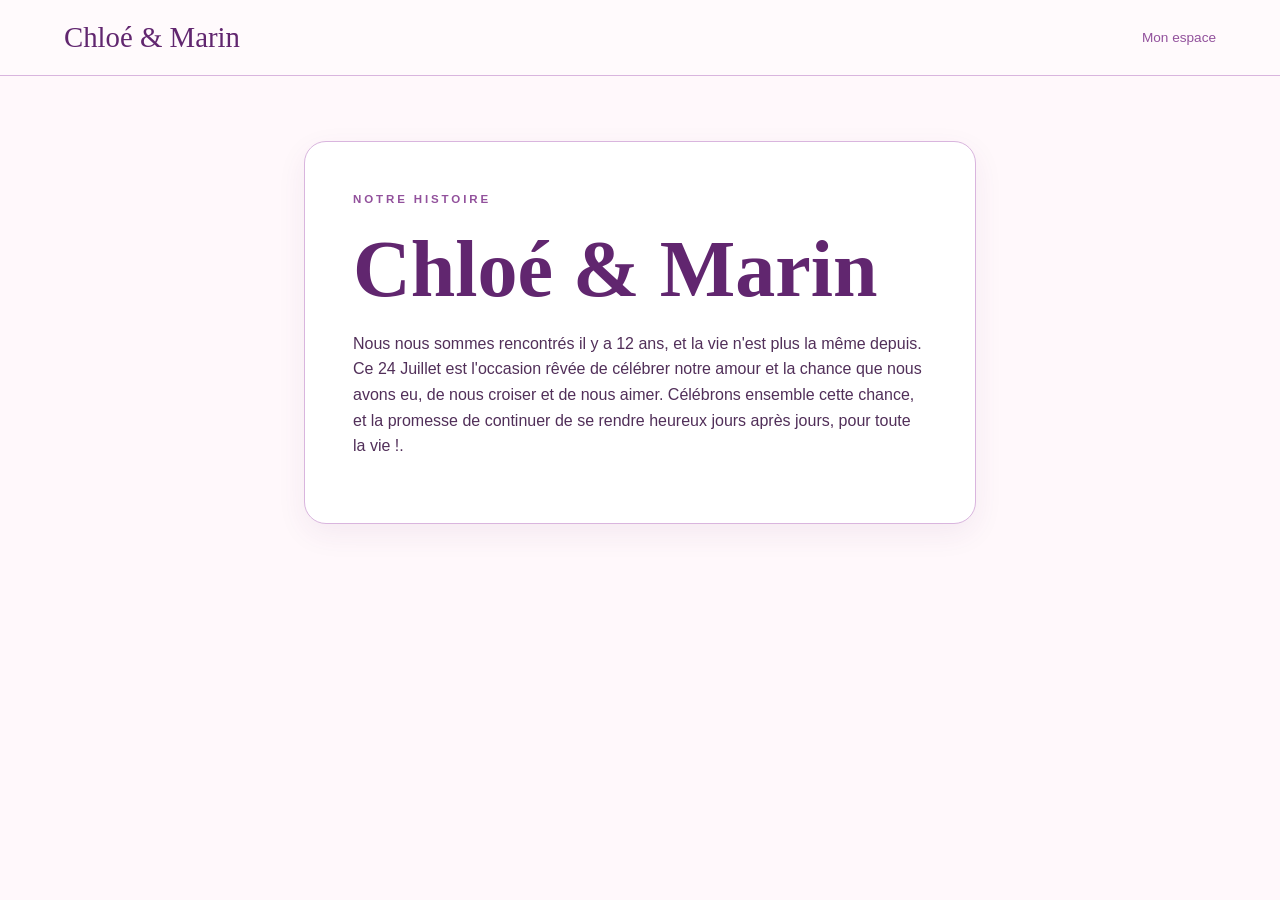
<file: souvenir.html>
<!doctype html>
<html lang="fr">
<head><meta charset="utf-8"><meta name="viewport" content="width=device-width,initial-scale=1"><title>Notre histoire — Chloé & Marin</title><link rel="stylesheet" href="style.css"></head>
<body>
<header class="topbar"><a class="brand" href="app.html">Chloé & Marin</a><a class="text-link" href="app.html">Mon espace</a></header>
<main class="page narrow"><section class="card"><p class="eyebrow">Notre histoire</p><h1>Chloé & Marin</h1>
<p>Nous nous sommes rencontrés il y a 12 ans, et la vie n'est plus la même depuis. Ce 24 Juillet est l'occasion rêvée de célébrer notre amour et la chance que nous avons eu, de nous croiser et de nous aimer. Célébrons ensemble cette chance, et la promesse de continuer de se rendre heureux jours après jours, pour toute la vie !.</p>
</body></html>
</file>
<file: style.css>
/* =========================================
   CHLOÉ & MARIN — UNIVERS FLORAL
   Blanc rosé • Mauve • Rose poudré
========================================= */

:root {
  --pink: #F1C5E1;
  --pink-light: #FFF7FA;
  --mauve: #92519C;
  --mauve-dark: #61266F;
  --mauve-light: #EBD8EF;
  --white: #FFFFFF;
  --text: #512F59;
  --muted: #826D86;
  --border: #D9B5DE;
}

* { box-sizing: border-box; }

html {
  scroll-behavior: smooth;
}

body {
  margin: 0;
  background: #FFF8FB;
  color: var(--text);
  font-family: Inter, Arial, sans-serif;
  line-height: 1.6;
}

a {
  color: inherit;
  text-decoration: none;
}

h1, h2, h3 {
  font-family: "Cormorant Garamond", Georgia, serif;
  line-height: 1.08;
  font-weight: 600;
  margin: 0 0 18px;
}

h1 { font-size: clamp(3rem, 8vw, 5rem); }
h2 { font-size: 2rem; }

/* ACCUEIL */

.landing {
  min-height: 100vh;
  display: grid;
  place-items: center;
  text-align: center;
  background:
    radial-gradient(circle at 12% 15%, rgba(241,197,225,.45), transparent 35%),
    radial-gradient(circle at 90% 85%, rgba(146,81,156,.09), transparent 35%),
    #FFF8FB;
}

.hero {
  padding: 30px;
  max-width: 800px;
}

.hero h1 span {
  color: var(--pink);
  font-style: italic;
  font-weight: 500;
}

.eyebrow {
  letter-spacing: .25em;
  text-transform: uppercase;
  font-size: .72rem;
  font-weight: 600;
  margin: 0 0 18px;
  color: var(--mauve);
}

.date {
  font-family: "Cormorant Garamond", Georgia, serif;
  font-size: 1.8rem;
  margin: 0 0 10px;
}

.intro {
  color: var(--muted);
  margin-bottom: 30px;
}

/* BOUTONS */

.button {
  display: inline-flex;
  align-items: center;
  justify-content: center;
  border: 1px solid var(--mauve);
  background: var(--mauve);
  color: white;
  padding: 13px 24px;
  border-radius: 999px;
  cursor: pointer;
  font: 600 .9rem Inter, sans-serif;
  transition: .25s;
}

.button:hover {
  background: var(--mauve-dark);
  transform: translateY(-2px);
}

.button.full { width: 100%; }

.button:disabled {
  opacity: .5;
  cursor: not-allowed;
}

.ghost-button {
  border: 0;
  background: transparent;
  cursor: pointer;
  font: 500 .85rem Inter, sans-serif;
  color: var(--mauve);
}

.text-link {
  font-size: .85rem;
  color: var(--mauve);
}

/* NAVIGATION */

.topbar {
  height: 76px;
  padding: 0 5vw;
  display: flex;
  align-items: center;
  justify-content: space-between;
  border-bottom: 1px solid var(--border);
  background: rgba(255,250,252,.96);
  position: sticky;
  top: 0;
  z-index: 5;
}

.brand {
  font-family: "Cormorant Garamond", Georgia, serif;
  font-size: 1.8rem;
  color: var(--mauve-dark);
}

/* CONTENU */

.page {
  max-width: 1100px;
  margin: 0 auto;
  padding: 65px 24px;
}

.page.narrow {
  max-width: 720px;
}

.welcome {
  margin-bottom: 42px;
  text-align: center;
}

.welcome h1 {
  color: var(--mauve-dark);
}

.welcome .muted {
  font-size: 1.05rem;
}

/* CARTES DES MENUS */

.grid {
  display: grid;
  grid-template-columns: repeat(2, minmax(0, 1fr));
  gap: 22px;
}

.tile,
.card {
  position: relative;
  overflow: hidden;
  background-color: white;
  border: 1px solid var(--border);
  border-radius: 22px;
  box-shadow: 0 10px 30px rgba(97,38,111,.07);
}

.tile {
  min-height: 245px;
  padding: 30px;
  display: flex;
  flex-direction: column;
  align-items: flex-start;
  justify-content: center;
  transition: .3s ease;
  background-repeat: no-repeat;
  background-size: cover;
  background-position: center;
}

/* Photos florales réelles */

.tile:nth-child(1) {
  background-image:
    linear-gradient(90deg,
      rgba(255,255,255,.99) 0%,
      rgba(255,255,255,.96) 38%,
      rgba(255,255,255,.08) 100%),
    url("fleur-reponses.jpg");
}

.tile:nth-child(2) {
  background-image:
    linear-gradient(90deg,
      rgba(255,255,255,.99) 0%,
      rgba(255,255,255,.96) 38%,
      rgba(255,255,255,.08) 100%),
    url("fleur-infos.jpg");
}

.tile:nth-child(3) {
  background-image:
    linear-gradient(90deg,
      rgba(255,255,255,.99) 0%,
      rgba(255,255,255,.96) 38%,
      rgba(255,255,255,.08) 100%),
    url("fleur-photos.jpg");
}

.tile:nth-child(4) {
  background-image:
    linear-gradient(90deg,
      rgba(255,255,255,.99) 0%,
      rgba(255,255,255,.96) 38%,
      rgba(255,255,255,.08) 100%),
    url("fleur-menu.jpg");
}

.tile:hover {
  transform: translateY(-4px);
  border-color: var(--mauve);
  box-shadow: 0 16px 38px rgba(97,38,111,.14);
}

.tile h2 {
  color: var(--mauve-dark);
  position: relative;
  z-index: 1;
  margin-bottom: 10px;
}

.tile p {
  color: #755D7B;
  margin: 0;
  max-width: 230px;
  position: relative;
  z-index: 1;
}

.tile-icon {
  width: 54px;
  height: 54px;
  border-radius: 50%;
  background: rgba(241,197,225,.48);
  color: var(--mauve-dark);
  font-size: 1.55rem;
  display: grid;
  place-items: center;
  margin-bottom: 12px;
  position: relative;
  z-index: 1;
}

/* CARTES ET ENCADRÉS */

.card {
  padding: clamp(26px, 5vw, 48px);
}

.card h1 {
  color: var(--mauve-dark);
}

/* CONNEXION */

.auth-shell {
  min-height: 100vh;
  display: grid;
  place-items: center;
  padding: 24px;
  background:
    radial-gradient(circle at 10% 15%, rgba(241,197,225,.5), transparent 35%),
    radial-gradient(circle at 90% 85%, rgba(146,81,156,.1), transparent 35%),
    #FFF8FB;
}

.auth-card {
  width: min(100%, 480px);
  border: 1px solid var(--border);
  border-radius: 24px;
  box-shadow: 0 16px 45px rgba(97,38,111,.12);
  background-color: white;
  background-image:
    linear-gradient(90deg,
      rgba(255,255,255,.98) 0%,
      rgba(255,255,255,.94) 58%,
      rgba(255,255,255,.52) 100%),
    url("fleur-connexion.jpg");
  background-size: cover;
  background-position: center;
}

/* FORMULAIRES */

.auth-card form {
  margin: 28px 0;
}

label {
  display: block;
  font-size: .86rem;
  font-weight: 600;
  margin: 18px 0 8px;
  color: var(--text);
}

input,
select,
textarea {
  width: 100%;
  font: inherit;
  background: rgba(255,255,255,.96);
  border: 1px solid var(--border);
  border-radius: 11px;
  padding: 12px 13px;
  color: var(--text);
  outline: none;
}

input:focus,
select:focus,
textarea:focus {
  border-color: var(--mauve);
  box-shadow: 0 0 0 3px rgba(146,81,156,.1);
}

fieldset {
  border: 0;
  padding: 0;
  margin: 28px 0;
}

legend {
  font-weight: 600;
  font-size: .9rem;
  margin-bottom: 12px;
}

.choice {
  font-weight: 400;
  background: rgba(255,255,255,.92);
  border: 1px solid var(--border);
  padding: 13px;
  border-radius: 11px;
  margin: 8px 0;
}

.choice input {
  width: auto;
  margin-right: 8px;
}

/* TEXTES ET MESSAGES */

.muted { color: var(--muted); }

.small {
  font-size: .82rem;
  color: var(--muted);
}

.message {
  min-height: 24px;
  margin: 15px 0;
  color: var(--muted);
  font-size: .9rem;
}

.message.error { color: #A33358; }
.message.success { color: #386447; }

/* INFORMATIONS */

.info-list {
  display: grid;
  gap: 18px;
}

.info-list > div {
  padding: 18px 0;
  border-bottom: 1px solid var(--border);
}

.info-list > div:last-child { border-bottom: 0; }

.info-list p {
  margin: 5px 0 0;
  color: var(--muted);
}

/* PHOTOS */

.upload-box {
  padding: 22px;
  border: 1px dashed var(--mauve);
  border-radius: 16px;
  background: #FFF7FA;
}

.section-title {
  margin-top: 48px;
  color: var(--mauve-dark);
}

.photo-grid {
  display: grid;
  grid-template-columns: repeat(3, 1fr);
  gap: 14px;
}

.photo-grid figure {
  margin: 0;
  background: white;
  border: 1px solid var(--border);
  border-radius: 12px;
  overflow: hidden;
}

.photo-grid img {
  display: block;
  width: 100%;
  aspect-ratio: 1 / 1;
  object-fit: cover;
}

.photo-grid figcaption {
  padding: 8px 10px;
  font-size: .72rem;
  color: var(--muted);
}

code {
  font-size: .85em;
  background: #F8EAF3;
  padding: 2px 5px;
  border-radius: 5px;
}

/* MOBILE */

@media(max-width: 700px) {
  .grid {
    grid-template-columns: 1fr;
  }

  .page {
    padding: 42px 18px;
  }

  .tile {
    min-height: 220px;
  }

  .photo-grid {
    grid-template-columns: repeat(2, 1fr);
  }

  .topbar {
    padding: 0 18px;
  }

  .brand {
    font-size: 1.45rem;
  }

  .hero h1 {
    font-size: 3.6rem;
  }
}
</file>
